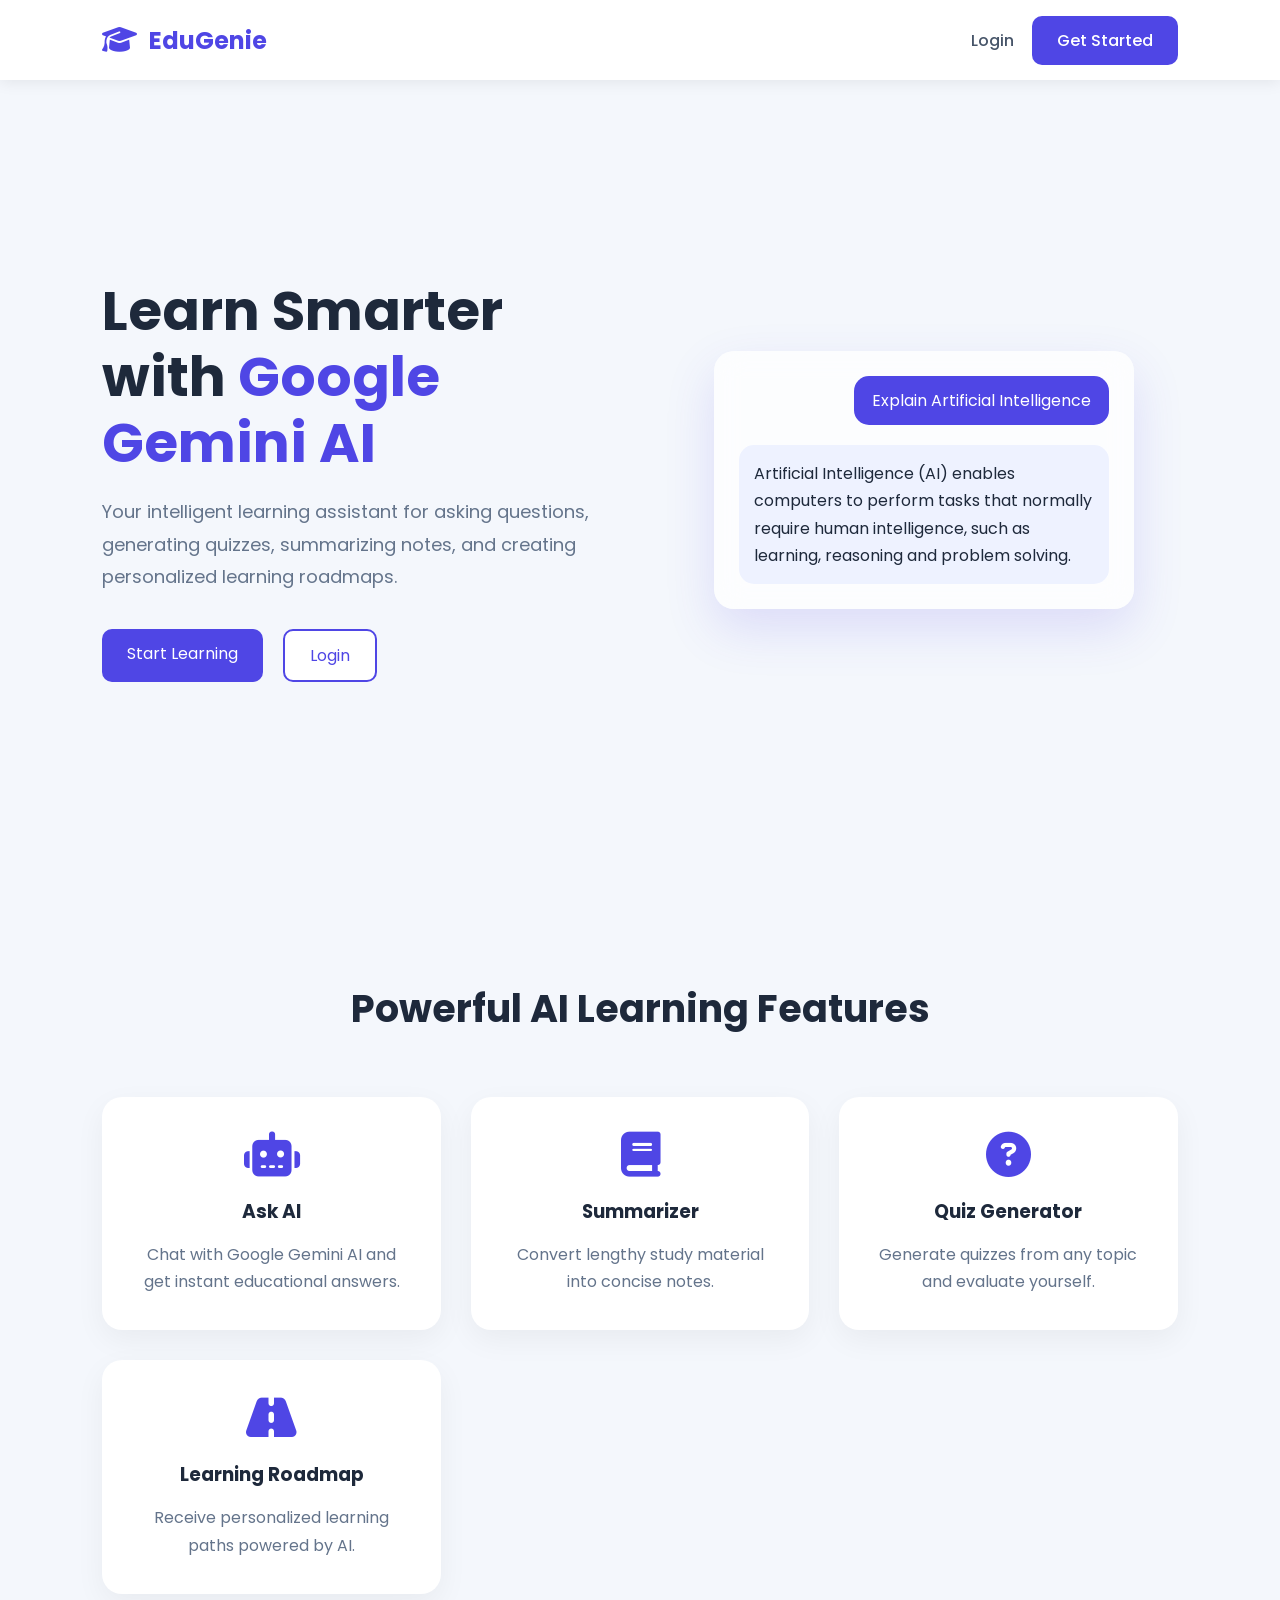
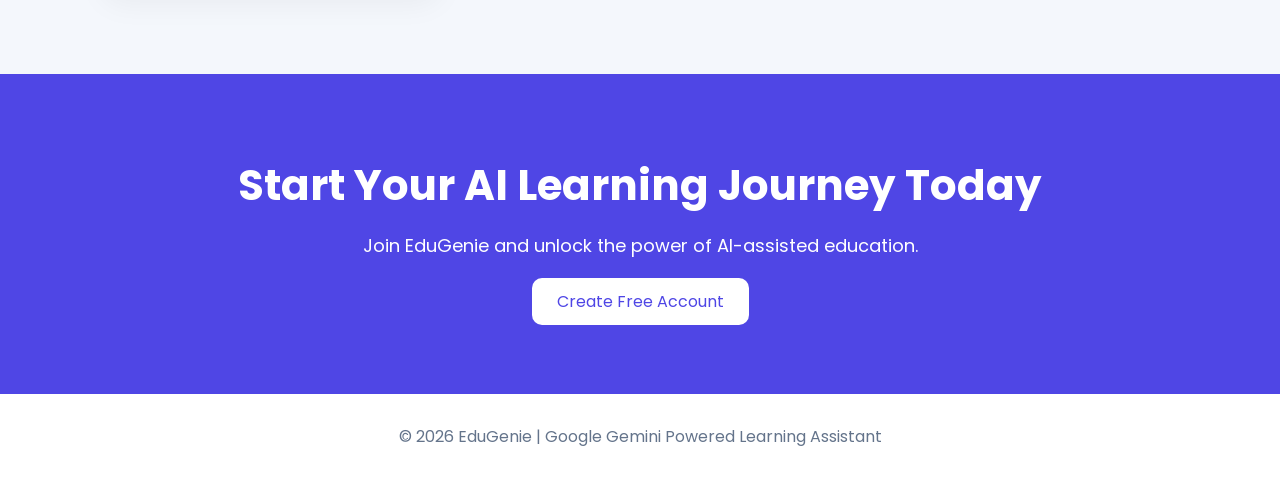
<file: EduGenie-AI-main/frontend/index.html>
<!DOCTYPE html>
<html lang="en">

<head>
    <meta charset="UTF-8">
    <meta name="viewport" content="width=device-width, initial-scale=1.0">
    <title>EduGenie | AI Powered Learning Assistant</title>

    <link rel="stylesheet" href="css/auth.css">

    <link href="https://fonts.googleapis.com/css2?family=Poppins:wght@300;400;500;600;700&display=swap"
        rel="stylesheet">

    <link rel="icon" type="image/png" href="../assets/images/logo.png">

    <link href="https://cdnjs.cloudflare.com/ajax/libs/font-awesome/6.6.0/css/all.min.css" rel="stylesheet">
</head>

<body>

    <!-- Navigation -->

    <nav class="navbar">

        <div class="logo">

            <i class="fa-solid fa-graduation-cap"></i>

            <span>EduGenie</span>

        </div>

        <div class="nav-links">

            <a href="login.html">Login</a>

            <a href="register.html" class="btn-primary">Get Started</a>

        </div>

    </nav>

    <!-- Hero Section -->

    <section class="hero">

        <div class="hero-content">

            <h1>
                Learn Smarter with
                <span>Google Gemini AI</span>
            </h1>

            <p>
                Your intelligent learning assistant for asking questions,
                generating quizzes, summarizing notes, and creating personalized
                learning roadmaps.
            </p>

            <div class="hero-buttons">

                <a href="register.html" class="btn-primary">

                    Start Learning

                </a>

                <a href="login.html" class="btn-secondary">

                    Login

                </a>

            </div>

        </div>

        <div class="hero-image">

            <div class="glass-card">

                <div class="chat">

                    <div class="user">

                        Explain Artificial Intelligence

                    </div>

                    <div class="ai">

                        Artificial Intelligence (AI) enables computers to
                        perform tasks that normally require human intelligence,
                        such as learning, reasoning and problem solving.

                    </div>

                </div>

            </div>

        </div>

    </section>

    <!-- Features -->

    <section class="features">

        <h2>Powerful AI Learning Features</h2>

        <div class="feature-grid">

            <div class="feature-card">

                <i class="fa-solid fa-robot"></i>

                <h3>Ask AI</h3>

                <p>
                    Chat with Google Gemini AI and get instant educational
                    answers.
                </p>

            </div>

            <div class="feature-card">

                <i class="fa-solid fa-book"></i>

                <h3>Summarizer</h3>

                <p>
                    Convert lengthy study material into concise notes.
                </p>

            </div>

            <div class="feature-card">

                <i class="fa-solid fa-circle-question"></i>

                <h3>Quiz Generator</h3>

                <p>
                    Generate quizzes from any topic and evaluate yourself.
                </p>

            </div>

            <div class="feature-card">

                <i class="fa-solid fa-road"></i>

                <h3>Learning Roadmap</h3>

                <p>
                    Receive personalized learning paths powered by AI.
                </p>

            </div>

        </div>

    </section>

    <!-- CTA -->

    <section class="cta">

        <h2>Start Your AI Learning Journey Today</h2>

        <p>

            Join EduGenie and unlock the power of AI-assisted education.

        </p>

        <a href="register.html" class="btn-primary">

            Create Free Account

        </a>

    </section>

    <!-- Footer -->

    <footer>

        <p>

            © 2026 EduGenie | Google Gemini Powered Learning Assistant

        </p>

    </footer>

</body>

</html>
</file>
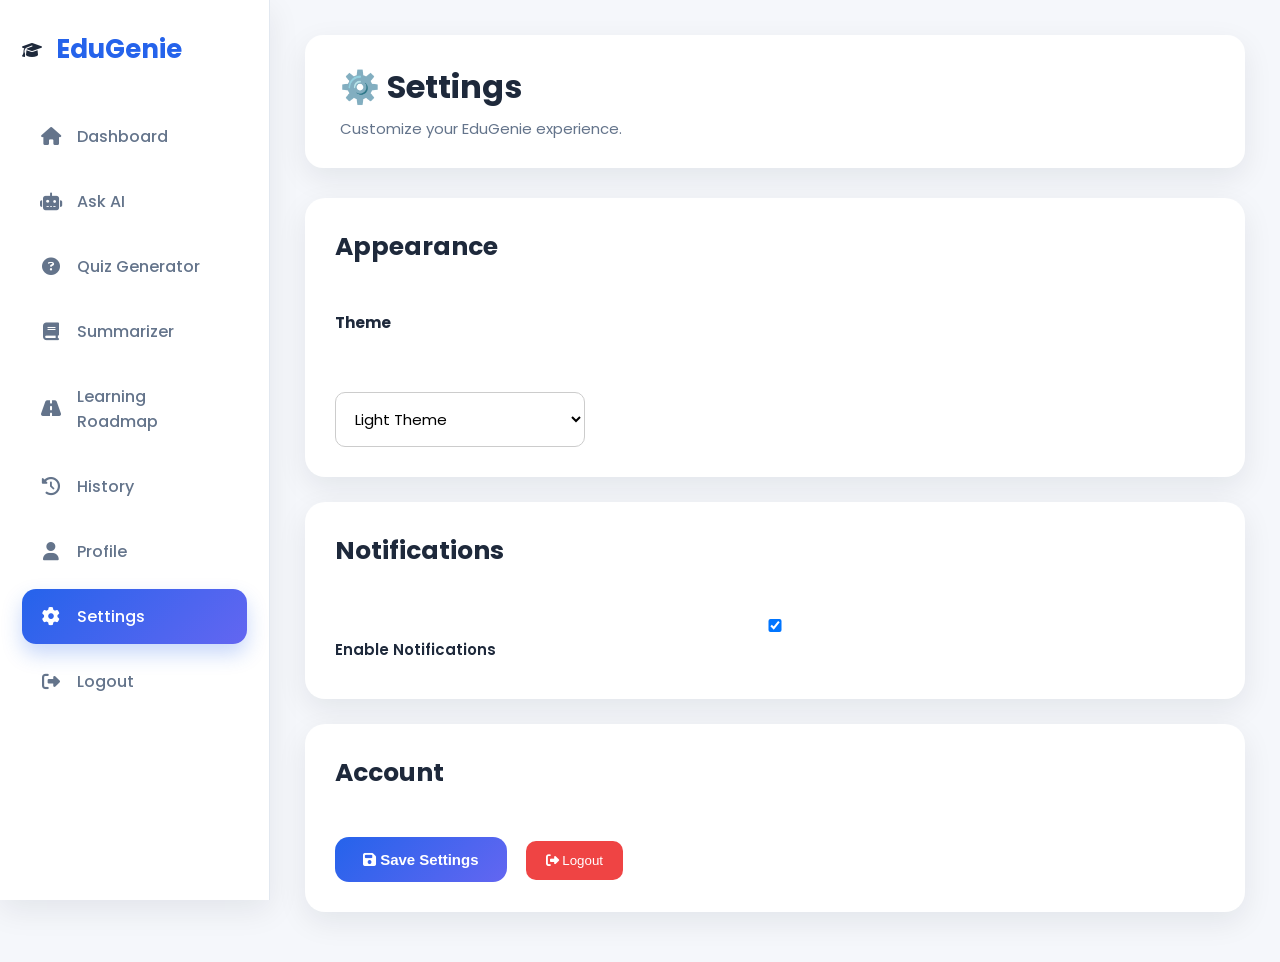
<file: EduGenie-AI-main/frontend/pages/settings.html>
<!DOCTYPE html>
<html lang="en">

<head>

    <meta charset="UTF-8">

    <meta name="viewport" content="width=device-width, initial-scale=1.0">

    <title>EduGenie | Settings</title>

    <link rel="stylesheet" href="../css/dashboard.css">

    <link href="https://fonts.googleapis.com/css2?family=Poppins:wght@300;400;500;600;700&display=swap"
        rel="stylesheet">

    <link rel="icon" type="image/png" href="../assets/images/logo.png">

    <link href="https://cdnjs.cloudflare.com/ajax/libs/font-awesome/6.6.0/css/all.min.css" rel="stylesheet">

</head>

<body>

    <div class="container">

        <!-- Sidebar -->

        <aside class="sidebar">

            <div>

                <div class="logo">

                    <i class="fa-solid fa-graduation-cap"></i>

                    <h2>EduGenie</h2>

                </div>

                <ul class="menu">

                    <li>

                        <a href="../dashboard.html">

                            <i class="fa-solid fa-house"></i>

                            Dashboard

                        </a>

                    </li>

                    <li>

                        <a href="ask-ai.html">

                            <i class="fa-solid fa-robot"></i>

                            Ask AI

                        </a>

                    </li>

                    <li>

                        <a href="quiz.html">

                            <i class="fa-solid fa-circle-question"></i>

                            Quiz Generator

                        </a>

                    </li>

                    <li>

                        <a href="summarize.html">

                            <i class="fa-solid fa-book"></i>

                            Summarizer

                        </a>

                    </li>

                    <li>

                        <a href="roadmap.html">

                            <i class="fa-solid fa-road"></i>

                            Learning Roadmap

                        </a>

                    </li>

                    <li>

                        <a href="history.html">

                            <i class="fa-solid fa-clock-rotate-left"></i>

                            History

                        </a>

                    </li>

                    <li>

                        <a href="profile.html">

                            <i class="fa-solid fa-user"></i>

                            Profile

                        </a>

                    </li>

                    <li class="active">

                        <a href="settings.html">

                            <i class="fa-solid fa-gear"></i>

                            Settings

                        </a>

                    </li>

                    <li>

                        <a href="#" id="logoutBtn">

                            <i class="fa-solid fa-right-from-bracket"></i>

                            Logout

                        </a>

                    </li>

                </ul>

            </div>

        </aside>

        <!-- Main -->

        <main class="main">

            <header class="topbar">

                <div>

                    <h2>

                        ⚙️ Settings

                    </h2>

                    <p>

                        Customize your EduGenie experience.

                    </p>

                </div>

            </header>

            <!-- Appearance -->

            <section class="recent">

                <div class="recent-card">

                    <h2>

                        Appearance

                    </h2>

                    <br>

                    <label>

                        <strong>

                            Theme

                        </strong>

                    </label>

                    <br><br>

                    <select id="themeSelect" style="
                        width:250px;
                        padding:15px;
                        border-radius:10px;
                        border:1px solid #ccc;
                    ">

                        <option value="light">

                            Light Theme

                        </option>

                        <option value="dark">

                            Dark Theme

                        </option>

                    </select>

                </div>

            </section>

            <!-- Notifications -->

            <section class="recent" style="margin-top:25px;">

                <div class="recent-card">

                    <h2>

                        Notifications

                    </h2>

                    <br>

                    <label>

                        <input type="checkbox" id="notificationToggle" checked>

                        Enable Notifications

                    </label>

                </div>

            </section>

            <!-- Account -->

            <section class="recent" style="margin-top:25px;">

                <div class="recent-card">

                    <h2>

                        Account

                    </h2>

                    <br>

                    <button class="btn-primary" id="saveSettings">

                        <i class="fa-solid fa-floppy-disk"></i>

                        Save Settings

                    </button>

                    <button style="
                        margin-left:15px;
                        background:#ef4444;
                        color:white;
                        border:none;
                        padding:12px 20px;
                        border-radius:10px;
                        cursor:pointer;
                    " id="logoutButton">

                        <i class="fa-solid fa-right-from-bracket"></i>

                        Logout

                    </button>

                </div>

            </section>

        </main>

    </div>

    <script src="../js/settings.js"></script>

</body>

</html>
</file>
<file: EduGenie-AI-main/frontend/css/auth.css>
/* ===========================
   Google Fonts
=========================== */

@import url('https://fonts.googleapis.com/css2?family=Poppins:wght@300;400;500;600;700;800&display=swap');

*{
    margin:0;
    padding:0;
    box-sizing:border-box;
    font-family:'Poppins',sans-serif;
}

body{
    background:#f4f7fc;
    min-height:100vh;
    color:#1e293b;
}

/* ===========================
        Navigation
=========================== */

.navbar{

    width:100%;
    height:80px;

    display:flex;
    justify-content:space-between;
    align-items:center;

    padding:0 8%;

    background:#ffffff;

    box-shadow:0 2px 15px rgba(0,0,0,.08);

    position:fixed;
    top:0;
    left:0;
    z-index:1000;
}

.logo{

    display:flex;
    align-items:center;
    gap:12px;

    font-size:24px;
    font-weight:700;
    color:#4f46e5;
}

.logo i{

    font-size:28px;
}

.nav-links{

    display:flex;
    align-items:center;
    gap:18px;
}

.nav-links a{

    text-decoration:none;
    color:#475569;
    font-weight:500;
    transition:.3s;
}

.nav-links a:hover{

    color:#4f46e5;
}

/* ===========================
        Buttons
=========================== */

.btn-primary{

    background:#4f46e5;
    color:white !important;

    padding:12px 25px;

    border-radius:10px;

    text-decoration:none;

    border:none;

    cursor:pointer;

    transition:.3s;
}

.btn-primary:hover{

    background:#4338ca;

    transform:translateY(-2px);
}

.btn-secondary{

    background:white;

    color:#4f46e5;

    border:2px solid #4f46e5;

    padding:12px 25px;

    border-radius:10px;

    text-decoration:none;

    transition:.3s;
}

.btn-secondary:hover{

    background:#4f46e5;

    color:white;
}

.full-btn{

    width:100%;
}

/* ===========================
        Hero Section
=========================== */

.hero{

    width:100%;

    min-height:100vh;

    padding:140px 8% 80px;

    display:flex;

    justify-content:space-between;

    align-items:center;

    gap:60px;
}

.hero-content{

    flex:1;
}

.hero-content h1{

    font-size:55px;

    line-height:1.2;

    margin-bottom:20px;
}

.hero-content span{

    color:#4f46e5;
}

.hero-content p{

    color:#64748b;

    line-height:1.8;

    margin-bottom:35px;

    font-size:18px;
}

.hero-buttons{

    display:flex;

    gap:20px;
}

.hero-image{

    flex:1;

    display:flex;

    justify-content:center;
}

.glass-card{

    width:420px;

    background:rgba(255,255,255,.75);

    backdrop-filter:blur(15px);

    border-radius:20px;

    padding:25px;

    box-shadow:0 20px 50px rgba(79,70,229,.15);
}

.chat{

    display:flex;

    flex-direction:column;

    gap:20px;
}

.user{

    align-self:flex-end;

    background:#4f46e5;

    color:white;

    padding:12px 18px;

    border-radius:15px;
}

.ai{

    background:#eef2ff;

    padding:15px;

    border-radius:15px;

    line-height:1.7;
}

/* ===========================
        Features
=========================== */

.features{

    padding:80px 8%;
}

.features h2{

    text-align:center;

    font-size:38px;

    margin-bottom:60px;
}

.feature-grid{

    display:grid;

    grid-template-columns:repeat(auto-fit,minmax(250px,1fr));

    gap:30px;
}

.feature-card{

    background:white;

    padding:35px;

    border-radius:20px;

    text-align:center;

    transition:.3s;

    box-shadow:0 10px 30px rgba(0,0,0,.05);
}

.feature-card:hover{

    transform:translateY(-10px);

    box-shadow:0 20px 40px rgba(79,70,229,.15);
}

.feature-card i{

    font-size:45px;

    color:#4f46e5;

    margin-bottom:20px;
}

.feature-card h3{

    margin-bottom:15px;
}

.feature-card p{

    color:#64748b;

    line-height:1.7;
}

/* ===========================
        CTA
=========================== */

.cta{

    padding:80px 8%;

    background:#4f46e5;

    color:white;

    text-align:center;
}

.cta h2{

    font-size:42px;

    margin-bottom:15px;
}

.cta p{

    margin-bottom:30px;

    font-size:18px;
}

.cta .btn-primary{

    background:white;

    color:#4f46e5 !important;
}

/* ===========================
        Footer
=========================== */

footer{

    padding:30px;

    text-align:center;

    background:#ffffff;

    color:#64748b;
}

/* ===========================
      Login/Register Page
=========================== */

.auth-container{

    width:100%;

    min-height:100vh;

    display:flex;
}

.left-panel{

    width:45%;

    background:linear-gradient(135deg,#4f46e5,#6366f1);

    color:white;

    display:flex;

    flex-direction:column;

    justify-content:center;

    align-items:center;

    padding:50px;
}

.brand{

    display:flex;

    align-items:center;

    gap:10px;

    margin-bottom:40px;
}

.brand i{

    font-size:38px;
}

.brand h1{

    font-size:34px;
}

.left-panel h2{

    font-size:38px;

    margin-bottom:20px;
}

.left-panel p{

    text-align:center;

    max-width:450px;

    line-height:1.8;

    margin-bottom:40px;
}

.left-panel img{

    width:260px;
}

.right-panel{

    width:55%;

    display:flex;

    justify-content:center;

    align-items:center;

    background:#f8fafc;
}

.auth-form{

    width:430px;

    background:white;

    padding:45px;

    border-radius:20px;

    box-shadow:0 15px 40px rgba(0,0,0,.08);
}

.auth-form h2{

    text-align:center;

    margin-bottom:30px;

    color:#4f46e5;
}

.input-group{

    margin-bottom:20px;
}

.input-group label{

    display:block;

    margin-bottom:8px;

    font-weight:500;
}

.input-group input{

    width:100%;

    padding:14px;

    border:1px solid #d1d5db;

    border-radius:10px;

    outline:none;

    transition:.3s;

    font-size:15px;
}

.input-group input:focus{

    border-color:#4f46e5;

    box-shadow:0 0 8px rgba(79,70,229,.2);
}

.auth-text{

    text-align:center;

    margin-top:20px;
}

.auth-text a{

    text-decoration:none;

    color:#4f46e5;

    font-weight:600;
}

.message{

    margin-top:15px;

    text-align:center;

    font-weight:600;
}

/* ===========================
        Responsive
=========================== */

@media(max-width:992px){

    .hero{

        flex-direction:column;
    }

    .auth-container{

        flex-direction:column;
    }

    .left-panel,
    .right-panel{

        width:100%;
    }

    .left-panel{

        padding:60px 30px;
    }

}

@media(max-width:600px){

    .navbar{

        padding:20px;
    }

    .hero-content h1{

        font-size:38px;
    }

    .hero-buttons{

        flex-direction:column;
    }

    .auth-form{

        width:92%;
    }

}
</file>
<file: EduGenie-AI-main/frontend/css/dashboard.css>
/* =====================================================
                    EDUGENIE UI
            PROFESSIONAL DASHBOARD CSS
                PART 1
===================================================== */

/* ==============================
            GOOGLE FONT
============================== */

@import url('https://fonts.googleapis.com/css2?family=Poppins:wght@300;400;500;600;700;800&display=swap');

/* ==============================
            VARIABLES
============================== */

:root{

    --primary:#2563eb;

    --primary-dark:#1d4ed8;

    --secondary:#6366f1;

    --success:#10b981;

    --danger:#ef4444;

    --warning:#f59e0b;

    --text:#1e293b;

    --text-light:#64748b;

    --background:#f1f5f9;

    --card:#ffffff;

    --border:#e2e8f0;

    --shadow:0 10px 30px rgba(15,23,42,.08);

    --radius:18px;

    --transition:.30s ease;

}

/* ==============================
        RESET
============================== */

*{

    margin:0;

    padding:0;

    box-sizing:border-box;

}

html{

    scroll-behavior:smooth;

}

body{

    font-family:'Poppins',sans-serif;

    background:var(--background);

    color:var(--text);

    overflow-x:hidden;

}

/* ==============================
        SCROLLBAR
============================== */

::-webkit-scrollbar{

    width:8px;

}

::-webkit-scrollbar-thumb{

    background:#cbd5e1;

    border-radius:20px;

}

::-webkit-scrollbar-thumb:hover{

    background:var(--primary);

}

/* ==============================
        LINKS
============================== */

a{

    text-decoration:none;

    color:inherit;

}

/* ==============================
        CONTAINER
============================== */

.container{

    display:flex;

    min-height:100vh;

}

/* ==============================
        SIDEBAR
============================== */

.sidebar{

    width:270px;

    background:#fff;

    border-right:1px solid var(--border);

    box-shadow:var(--shadow);

    padding:30px 22px;

    position:fixed;

    left:0;

    top:0;

    height:100vh;

    transition:var(--transition);

    z-index:999;

}

/* ==============================
            LOGO
============================== */

.logo{

    display:flex;

    align-items:center;

    gap:14px;

    margin-bottom:40px;

}

.logo-image{

    width:52px;

    height:52px;

    border-radius:14px;

    object-fit:cover;

    box-shadow:0 8px 20px rgba(37,99,235,.18);

}

.logo h2{

    font-size:26px;

    font-weight:700;

    color:var(--primary);

}

/* ==============================
        SIDEBAR MENU
============================== */

.menu{

    list-style:none;

}

.menu li{

    margin-bottom:10px;

}

.menu li a{

    display:flex;

    align-items:center;

    gap:15px;

    padding:15px 18px;

    border-radius:14px;

    font-weight:500;

    color:var(--text-light);

    transition:var(--transition);

}

.menu li a i{

    width:22px;

    font-size:18px;

    text-align:center;

}

.menu li a:hover{

    background:#eef4ff;

    color:var(--primary);

    transform:translateX(6px);

}

.menu li.active a{

    background:linear-gradient(

        135deg,

        var(--primary),

        var(--secondary)

    );

    color:#fff;

    box-shadow:0 10px 20px rgba(37,99,235,.25);

}

/* ==============================
        MAIN AREA
============================== */

.main{

    flex:1;

    margin-left:270px;

    padding:35px;

}

/* ==============================
            TOPBAR
============================== */

.topbar{

    display:flex;

    justify-content:space-between;

    align-items:center;

    background:#fff;

    padding:28px 35px;

    border-radius:var(--radius);

    box-shadow:var(--shadow);

    margin-bottom:30px;

}

.topbar h2{

    font-size:32px;

    font-weight:700;

    color:var(--text);

}

.topbar p{

    margin-top:6px;

    color:var(--text-light);

    font-size:15px;

}

/* ==============================
        TOPBAR RIGHT
============================== */

.topbar-right{

    display:flex;

    align-items:center;

    gap:20px;

}

.notification-icon{

    width:48px;

    height:48px;

    display:flex;

    align-items:center;

    justify-content:center;

    border-radius:50%;

    background:#eef4ff;

    color:var(--primary);

    font-size:22px;

    cursor:pointer;

    transition:var(--transition);

}

.notification-icon:hover{

    transform:scale(1.08);

    background:var(--primary);

    color:#fff;

}

/* ==============================
        SECTION
============================== */

.recent{

    margin-top:25px;

}

.recent h2{

    margin-bottom:20px;

    font-size:25px;

    font-weight:700;

}

/* ==============================
        CARD
============================== */

.recent-card{

    background:#fff;

    border-radius:20px;

    padding:30px;

    box-shadow:var(--shadow);

    transition:var(--transition);

}

.recent-card:hover{

    transform:translateY(-5px);

    box-shadow:0 18px 40px rgba(15,23,42,.12);

}
/* =====================================================
            EDUGENIE DASHBOARD CSS
                    PART 2
===================================================== */

/* ==============================
        DASHBOARD CARDS
============================== */

.cards{

    display:grid;

    grid-template-columns:repeat(auto-fit,minmax(240px,1fr));

    gap:25px;

    margin-bottom:30px;

}

.card{

    background:#fff;

    border-radius:20px;

    padding:25px;

    box-shadow:var(--shadow);

    transition:var(--transition);

    position:relative;

    overflow:hidden;

}

.card::before{

    content:"";

    position:absolute;

    top:0;

    left:0;

    width:100%;

    height:5px;

    background:linear-gradient(
        90deg,
        var(--primary),
        var(--secondary)
    );

}

.card:hover{

    transform:translateY(-8px);

    box-shadow:0 20px 40px rgba(0,0,0,.10);

}

.card h3{

    color:var(--text-light);

    font-size:15px;

    margin-bottom:12px;

}

.card h1{

    font-size:38px;

    color:var(--primary);

    font-weight:700;

}

.card p{

    margin-top:10px;

    color:var(--text-light);

    font-size:14px;

}

/* ==============================
        ACTION CARDS
============================== */

.action-grid{

    display:grid;

    grid-template-columns:repeat(auto-fit,minmax(250px,1fr));

    gap:25px;

}

.action-card{

    background:#fff;

    border-radius:20px;

    padding:30px;

    text-align:center;

    cursor:pointer;

    box-shadow:var(--shadow);

    transition:var(--transition);

}

.action-card:hover{

    transform:translateY(-8px);

}

.action-card i{

    font-size:50px;

    color:var(--primary);

    margin-bottom:18px;

}

.action-card h3{

    margin-bottom:12px;

    font-size:22px;

}

.action-card p{

    color:var(--text-light);

    line-height:1.7;

}

/* ==============================
            BUTTONS
============================== */

.btn-primary{

    background:linear-gradient(
        135deg,
        var(--primary),
        var(--secondary)
    );

    color:#fff;

    border:none;

    padding:14px 28px;

    border-radius:14px;

    cursor:pointer;

    font-size:15px;

    font-weight:600;

    transition:var(--transition);

}

.btn-primary:hover{

    transform:translateY(-3px);

    box-shadow:0 12px 25px rgba(37,99,235,.35);

}

.btn-secondary{

    background:#eef4ff;

    color:var(--primary);

    border:none;

    padding:14px 28px;

    border-radius:14px;

    cursor:pointer;

    font-size:15px;

    font-weight:600;

    transition:var(--transition);

}

.btn-secondary:hover{

    background:var(--primary);

    color:#fff;

    transform:translateY(-3px);

}

/* ==============================
            INPUTS
============================== */

input,

textarea,

select{

    width:100%;

    padding:15px;

    border:1px solid var(--border);

    border-radius:14px;

    outline:none;

    font-size:15px;

    font-family:"Poppins",sans-serif;

    transition:var(--transition);

    background:#fff;

}

input:focus,

textarea:focus,

select:focus{

    border-color:var(--primary);

    box-shadow:0 0 0 4px rgba(37,99,235,.12);

}

textarea{

    resize:vertical;

    min-height:150px;

    line-height:1.7;

}

/* ==============================
            LABELS
============================== */

label{

    display:block;

    margin-bottom:8px;

    font-size:15px;

    font-weight:600;

}

/* ==============================
        FORM GRID
============================== */

.form-grid{

    display:grid;

    grid-template-columns:repeat(auto-fit,minmax(260px,1fr));

    gap:20px;

}

/* ==============================
        WELCOME BOX
============================== */

.welcome-box{

    text-align:center;

    padding:60px 30px;

    border:2px dashed #dbeafe;

    border-radius:20px;

    background:#f8fbff;

}

.welcome-box i{

    font-size:65px;

    color:var(--primary);

    margin-bottom:20px;

}

.welcome-box h2{

    margin-bottom:15px;

}

.welcome-box p{

    color:var(--text-light);

    line-height:1.8;

}

/* ==============================
        TABLES
============================== */

table{

    width:100%;

    border-collapse:collapse;

    margin-top:20px;

}

table th{

    background:#eef4ff;

    color:var(--primary);

    padding:15px;

    text-align:left;

}

table td{

    padding:15px;

    border-bottom:1px solid var(--border);

}

table tr:hover{

    background:#f8fbff;

}

/* ==============================
        GRID HELPERS
============================== */

.grid-2{

    display:grid;

    grid-template-columns:repeat(2,1fr);

    gap:20px;

}

.grid-3{

    display:grid;

    grid-template-columns:repeat(3,1fr);

    gap:20px;

}

.grid-4{

    display:grid;

    grid-template-columns:repeat(4,1fr);

    gap:20px;

}

/* ==============================
        SIMPLE FADE ANIMATION
============================== */

.fade-up{

    animation:fadeUp .6s ease;

}

@keyframes fadeUp{

    from{

        opacity:0;

        transform:translateY(25px);

    }

    to{

        opacity:1;

        transform:translateY(0);

    }

}
/* =====================================================
            EDUGENIE DASHBOARD CSS
                    PART 3
===================================================== */

/* ==============================
            CHAT AREA
============================== */

.chat-message{

    margin-bottom:25px;

    animation:fadeUp .5s ease;

}

.user-message{

    text-align:right;

}

.ai-message{

    text-align:left;

}

.chat-bubble{

    display:inline-block;

    max-width:85%;

    padding:18px 22px;

    border-radius:18px;

    line-height:1.8;

    word-wrap:break-word;

    font-size:15px;

}

.user-message .chat-bubble{

    background:linear-gradient(
        135deg,
        var(--primary),
        var(--secondary)
    );

    color:#fff;

}

.ai-message .chat-bubble{

    background:#fff;

    border:1px solid var(--border);

    box-shadow:var(--shadow);

}

/* ==============================
            QUIZ CARD
============================== */

.quiz-card{

    background:#fff;

    border-radius:18px;

    padding:25px;

    margin-bottom:25px;

    border-left:6px solid var(--primary);

    box-shadow:var(--shadow);

    animation:fadeUp .5s ease;

}

.quiz-card h3{

    color:var(--primary);

    margin-bottom:15px;

}

.question{

    font-size:17px;

    font-weight:600;

    margin-bottom:20px;

}

.options{

    display:flex;

    flex-direction:column;

    gap:12px;

}

.options label{

    padding:12px;

    border-radius:12px;

    cursor:pointer;

    transition:.3s;

    border:1px solid transparent;

}

.options label:hover{

    background:#eef4ff;

    border-color:var(--primary);

}

.answer{

    margin-top:20px;

    background:#ecfdf5;

    border-left:5px solid var(--success);

    padding:15px;

    border-radius:12px;

    color:#065f46;

    font-weight:500;

}

.show-answer-btn{

    margin-top:20px;

    background:var(--success);

    color:#fff;

    border:none;

    padding:12px 18px;

    border-radius:10px;

    cursor:pointer;

    transition:.3s;

}

.show-answer-btn:hover{

    transform:translateY(-3px);

}

/* ==============================
            ROADMAP
============================== */

.roadmap-card{

    background:#fff;

    border-radius:20px;

    padding:30px;

    box-shadow:var(--shadow);

    animation:fadeUp .5s ease;

}

#roadmapText{

    line-height:2;

    color:var(--text);

}

/* ==============================
            HISTORY
============================== */

.history-card{

    background:#fff;

    border-radius:18px;

    padding:25px;

    margin-bottom:20px;

    border-left:5px solid var(--primary);

    box-shadow:var(--shadow);

    transition:.3s;

}

.history-card:hover{

    transform:translateY(-5px);

}

.history-card h3{

    color:var(--primary);

    margin-bottom:12px;

}

.history-card p{

    color:var(--text);

    line-height:1.8;

}

.history-card small{

    display:block;

    margin-top:15px;

    color:var(--text-light);

}

/* ==============================
            PROFILE
============================== */

.profile-card{

    background:#fff;

    border-radius:20px;

    padding:35px;

    box-shadow:var(--shadow);

}

.profile-avatar{

    width:110px;

    height:110px;

    margin:auto;

    border-radius:50%;

    background:linear-gradient(
        135deg,
        var(--primary),
        var(--secondary)
    );

    display:flex;

    align-items:center;

    justify-content:center;

    color:#fff;

    font-size:45px;

    margin-bottom:25px;

}

.profile-info{

    text-align:center;

}

.profile-info h2{

    margin-bottom:8px;

}

.profile-info p{

    color:var(--text-light);

}

/* ==============================
            LOADING
============================== */

.loading,

.loading-box{

    text-align:center;

    padding:60px;

}

.loading::before,

.loading-box::before{

    content:"";

    width:45px;

    height:45px;

    display:block;

    margin:0 auto 20px;

    border:5px solid #dbeafe;

    border-top-color:var(--primary);

    border-radius:50%;

    animation:spin 1s linear infinite;

}

@keyframes spin{

    from{

        transform:rotate(0deg);

    }

    to{

        transform:rotate(360deg);

    }

}

/* ==============================
            EMPTY STATE
============================== */

.empty-box{

    text-align:center;

    padding:60px;

    border:2px dashed #dbeafe;

    border-radius:20px;

    background:#f8fbff;

    color:var(--text-light);

}

/* ==============================
            TOAST
============================== */

.toast{

    position:fixed;

    top:30px;

    right:30px;

    background:#fff;

    padding:18px 25px;

    border-radius:14px;

    box-shadow:0 20px 45px rgba(0,0,0,.15);

    border-left:6px solid var(--success);

    z-index:9999;

    animation:slideIn .4s ease;

}

.toast.error{

    border-left-color:var(--danger);

}

.toast.warning{

    border-left-color:var(--warning);

}

@keyframes slideIn{

    from{

        transform:translateX(120%);

        opacity:0;

    }

    to{

        transform:translateX(0);

        opacity:1;

    }

}

/* ==============================
            UTILITIES
============================== */

.text-center{

    text-align:center;

}

.mt-20{

    margin-top:20px;

}

.mt-30{

    margin-top:30px;

}

.mb-20{

    margin-bottom:20px;

}

.shadow{

    box-shadow:var(--shadow);

}

.rounded{

    border-radius:20px;

}

.hidden{

    display:none;

}
/* =====================================================
            EDUGENIE DASHBOARD CSS
                    PART 4
===================================================== */

/* ==============================
        TABLET (≤1200px)
============================== */

@media (max-width:1200px){

    .cards{

        grid-template-columns:repeat(2,1fr);

    }

    .action-grid{

        grid-template-columns:repeat(2,1fr);

    }

}

/* ==============================
        TABLET (≤992px)
============================== */

@media (max-width:992px){

    .sidebar{

        width:90px;

        padding:25px 15px;

    }

    .logo h2{

        display:none;

    }

    .logo{

        justify-content:center;

    }

    .menu li a{

        justify-content:center;

        padding:15px;

    }

    .menu li a span{

        display:none;

    }

    .menu li a i{

        margin:0;

        font-size:22px;

    }

    .main{

        margin-left:90px;

        padding:25px;

    }

    .topbar{

        flex-direction:column;

        align-items:flex-start;

        gap:20px;

    }

    .topbar-right{

        width:100%;

        justify-content:flex-end;

    }

}

/* ==============================
        MOBILE (≤768px)
============================== */

@media (max-width:768px){

    .main{

        margin-left:0;

        padding:18px;

    }

    .sidebar{

        position:fixed;

        left:-280px;

        width:260px;

        transition:.35s;

    }

    .sidebar.active{

        left:0;

    }

    .topbar{

        padding:20px;

    }

    .topbar h2{

        font-size:24px;

    }

    .cards{

        grid-template-columns:1fr;

    }

    .action-grid{

        grid-template-columns:1fr;

    }

    .grid-2,

    .grid-3,

    .grid-4,

    .form-grid{

        grid-template-columns:1fr;

    }

    .recent-card{

        padding:20px;

    }

    .chat-bubble{

        max-width:100%;

    }

    .quiz-card{

        padding:20px;

    }

    .history-card{

        padding:20px;

    }

    .profile-card{

        padding:25px;

    }

    .btn-primary,

    .btn-secondary{

        width:100%;

        justify-content:center;

    }

    .topbar-right{

        justify-content:center;

    }

}

/* ==============================
        SMALL MOBILE (≤480px)
============================== */

@media (max-width:480px){

    body{

        font-size:14px;

    }

    .topbar{

        padding:18px;

    }

    .topbar h2{

        font-size:21px;

    }

    .logo-image{

        width:45px;

        height:45px;

    }

    .card h1{

        font-size:28px;

    }

    .welcome-box{

        padding:35px 18px;

    }

    .welcome-box i{

        font-size:45px;

    }

    .recent-card{

        padding:18px;

    }

    textarea{

        min-height:180px;

    }

}

/* ==============================
        HOVER ANIMATIONS
============================== */

button,

.card,

.action-card,

.history-card,

.quiz-card,

.recent-card{

    transition:all .30s ease;

}

button:active{

    transform:scale(.96);

}

input,

textarea,

select{

    transition:all .25s ease;

}

/* ==============================
        IMAGE STYLES
============================== */

img{

    max-width:100%;

    display:block;

}

.logo-image{

    object-fit:contain;

}

/* ==============================
        PAGE ANIMATION
============================== */

body{

    animation:pageFade .4s ease;

}

@keyframes pageFade{

    from{

        opacity:0;

        transform:translateY(15px);

    }

    to{

        opacity:1;

        transform:translateY(0);

    }

}

/* ==============================
        CUSTOM SELECTION
============================== */

::selection{

    background:var(--primary);

    color:#fff;

}

/* ==============================
        DISABLED BUTTON
============================== */

button:disabled{

    opacity:.6;

    cursor:not-allowed;

}

/* ==============================
        FOOTER SPACE
============================== */

.main{

    padding-bottom:50px;

}

/* ==============================
        END OF FILE
============================== */
</file>
